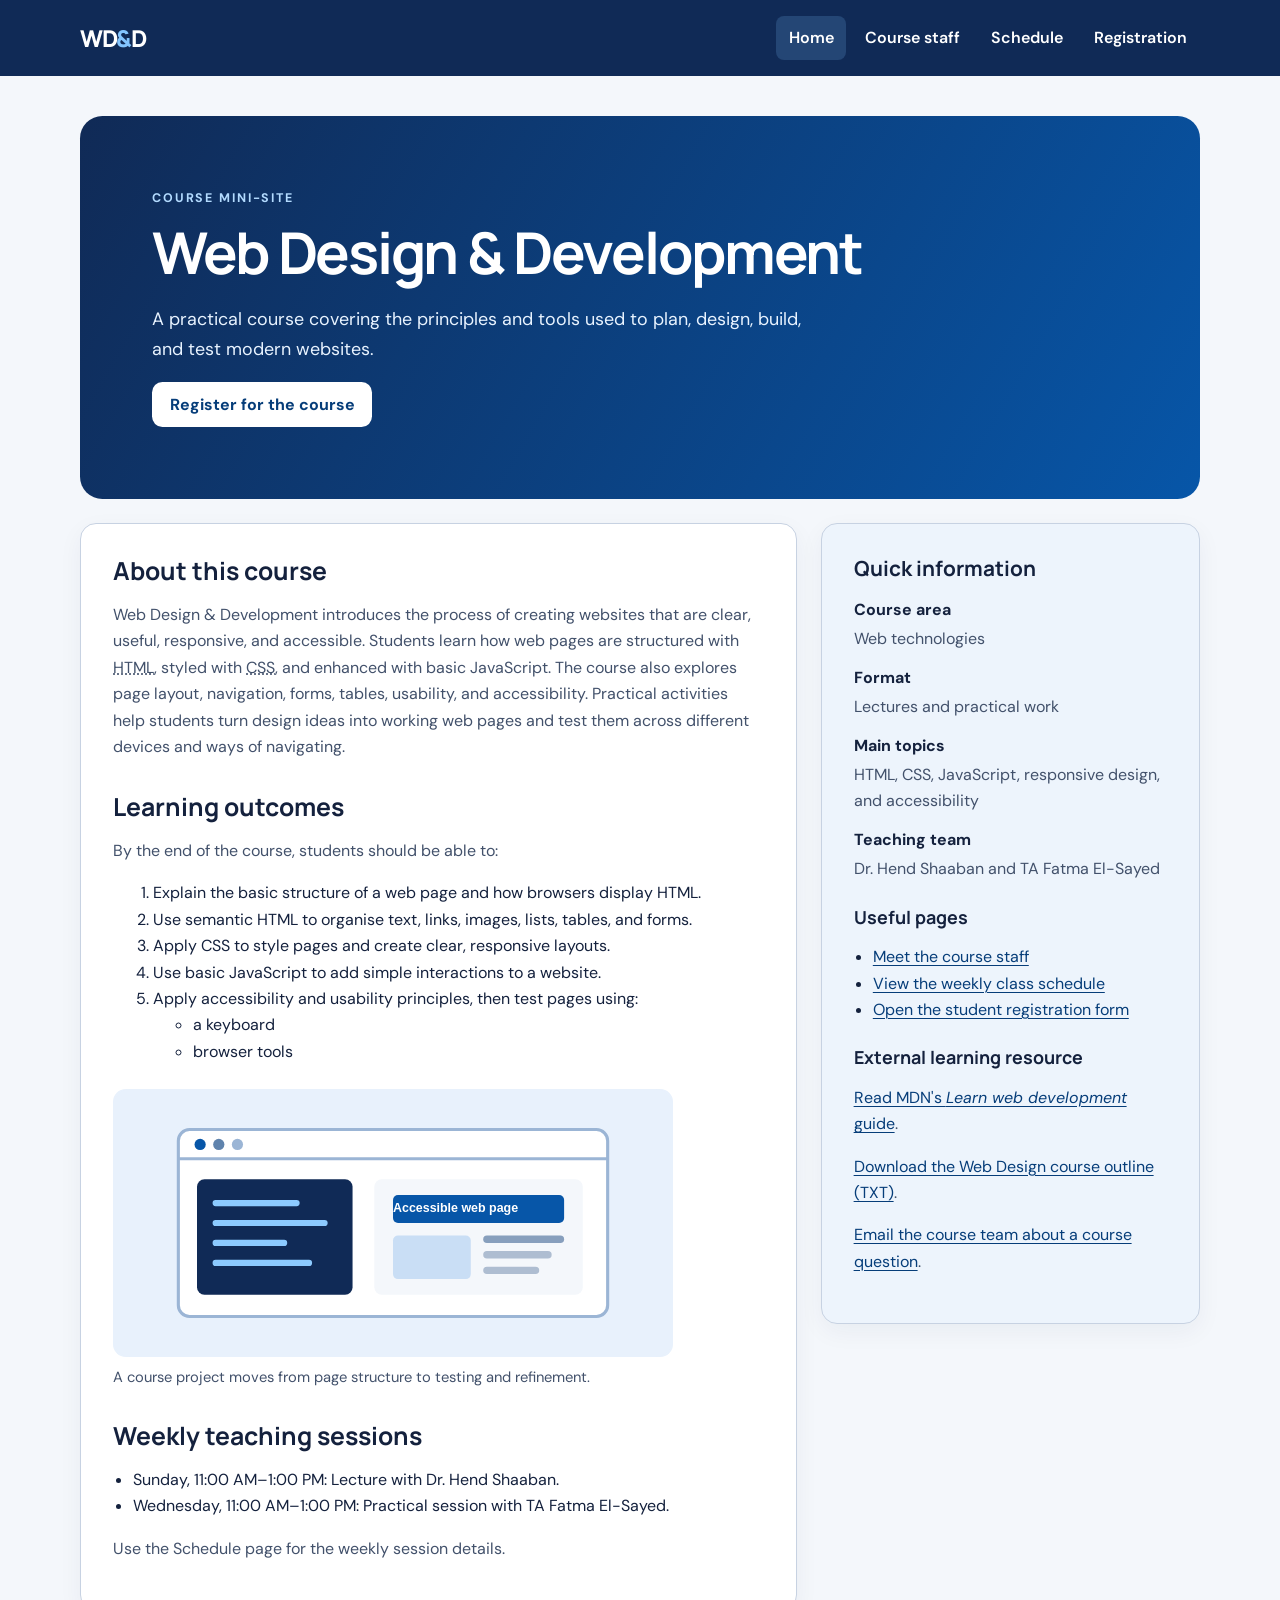
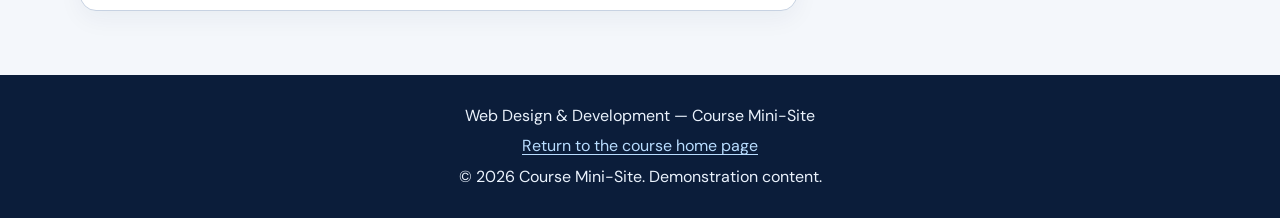
<file: index.html>
<!doctype html>
<html lang="en">
<head>
  <meta charset="utf-8">
  <meta name="viewport" content="width=device-width, initial-scale=1">
  <meta name="description" content="Course information, learning outcomes, and resources for Web Design and Development.">
  <title>Course Home | Web Design &amp; Development</title>
  <link rel="icon" href="assets/course-illustration.svg" type="image/svg+xml">
  <link rel="stylesheet" href="styles.css">
  <script src="script.js" defer></script>
</head>
<body>
  <a class="skip-link" href="#main-content">Skip to main content</a>
  <header class="site-header">
    <div class="header-inner">
      <a class="brand" href="index.html" aria-label="Web Design and Development course home">WD<span>&amp;</span>D</a>
      <nav aria-label="Main navigation">
        <ul class="nav-list">
          <li><a href="index.html" aria-current="page">Home</a></li>
          <li><a href="staff.html">Course staff</a></li>
          <li><a href="schedule.html">Schedule</a></li>
          <li><a href="register.html">Registration</a></li>
        </ul>
      </nav>
    </div>
  </header>

  <main id="main-content" class="page-shell" tabindex="-1">
    <section class="hero" aria-labelledby="page-title">
      <p class="eyebrow">COURSE MINI-SITE</p>
      <h1 id="page-title">Web Design &amp; Development</h1>
      <p class="lead">A practical course covering the principles and tools used to plan, design, build, and test modern websites.</p>
      <a class="button-link" href="register.html">Register for the course</a>
    </section>

    <div class="content-grid">
      <article class="content-card">
        <h2>About this course</h2>
        <p>Web Design &amp; Development introduces the process of creating websites that are clear, useful, responsive, and accessible. Students learn how web pages are structured with <abbr title="HyperText Markup Language">HTML</abbr>, styled with <abbr title="Cascading Style Sheets">CSS</abbr>, and enhanced with basic JavaScript. The course also explores page layout, navigation, forms, tables, usability, and accessibility. Practical activities help students turn design ideas into working web pages and test them across different devices and ways of navigating.</p>

        <h2>Learning outcomes</h2>
        <p>By the end of the course, students should be able to:</p>
        <ol>
          <li>Explain the basic structure of a web page and how browsers display HTML.</li>
          <li>Use semantic HTML to organise text, links, images, lists, tables, and forms.</li>
          <li>Apply CSS to style pages and create clear, responsive layouts.</li>
          <li>Use basic JavaScript to add simple interactions to a website.</li>
          <li>Apply accessibility and usability principles, then test pages using:
            <ul>
              <li>a keyboard</li>
              <li>browser tools</li>
            </ul>
          </li>
        </ol>

        <figure class="course-figure">
          <img src="assets/course-illustration.svg" alt="Illustration of a browser window containing HTML code brackets and a webpage layout.">
          <figcaption>A course project moves from page structure to testing and refinement.</figcaption>
        </figure>

        <h2>Weekly teaching sessions</h2>
        <ul class="date-list">
          <li>Sunday, <time datetime="11:00">11:00 AM</time>–<time datetime="13:00">1:00 PM</time>: Lecture with Dr. Hend Shaaban.</li>
          <li>Wednesday, <time datetime="11:00">11:00 AM</time>–<time datetime="13:00">1:00 PM</time>: Practical session with TA Fatma El-Sayed.</li>
        </ul>
        <p>Use the Schedule page for the weekly session details.</p>
      </article>

      <aside class="sidebar" aria-labelledby="quick-info-title">
        <h2 id="quick-info-title">Quick information</h2>
        <dl>
          <dt>Course area</dt><dd>Web technologies</dd>
          <dt>Format</dt><dd>Lectures and practical work</dd>
          <dt>Main topics</dt><dd>HTML, CSS, JavaScript, responsive design, and accessibility</dd>
          <dt>Teaching team</dt><dd>Dr. Hend Shaaban and TA Fatma El-Sayed</dd>
        </dl>
        <h3>Useful pages</h3>
        <ul>
          <li><a href="staff.html">Meet the course staff</a></li>
          <li><a href="schedule.html">View the weekly class schedule</a></li>
          <li><a href="register.html">Open the student registration form</a></li>
        </ul>
        <h3>External learning resource</h3>
        <p><a href="https://developer.mozilla.org/en-US/docs/Learn" target="_blank" rel="noopener noreferrer">Read MDN's <cite>Learn web development</cite> guide</a>.</p>
        <p><a href="assets/course-outline.txt" download>Download the Web Design course outline (TXT)</a>.</p>
        <p><a href="mailto:course@example.edu?subject=Web%20Design%20Course%20Question">Email the course team about a course question</a>.</p>
      </aside>
    </div>
  </main>

  <footer class="site-footer">
    <p>Web Design &amp; Development — Course Mini-Site</p>
    <p><a href="index.html#main-content">Return to the course home page</a></p>
    <p>&copy; <time datetime="2026">2026</time> Course Mini-Site. Demonstration content.</p>
  </footer>
</body>
</html>
</file>
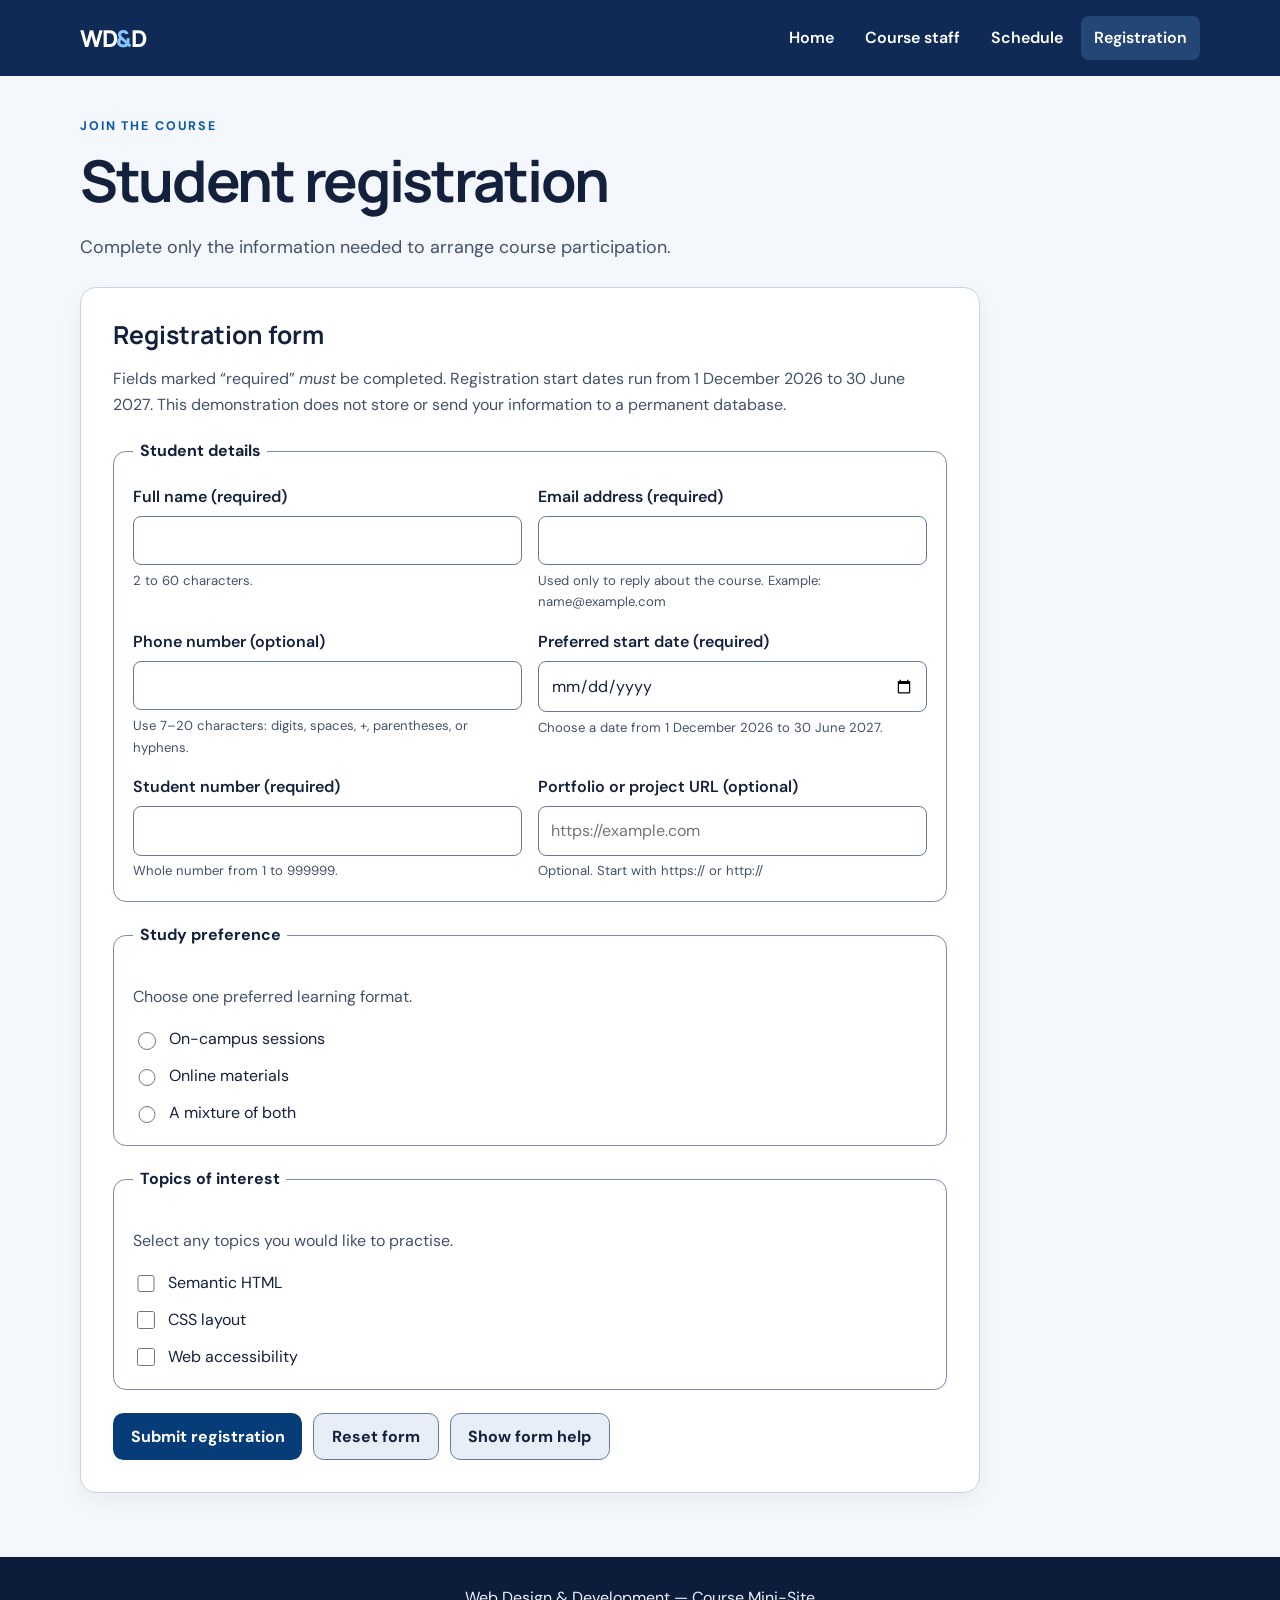
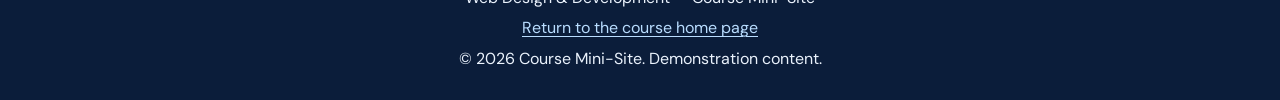
<file: register.html>
<!doctype html>
<html lang="en">
<head>
  <meta charset="utf-8">
  <meta name="viewport" content="width=device-width, initial-scale=1">
  <meta name="description" content="Demonstration registration form for the Web Design and Development course.">
  <title>Registration | Web Design &amp; Development</title>
  <link rel="icon" href="assets/course-illustration.svg" type="image/svg+xml">
  <link rel="stylesheet" href="styles.css">
  <script src="script.js" defer></script>
</head>
<body>
  <a class="skip-link" href="#main-content">Skip to main content</a>
  <header class="site-header">
    <div class="header-inner">
      <a class="brand" href="index.html" aria-label="Web Design and Development course home">WD<span>&amp;</span>D</a>
      <nav aria-label="Main navigation">
        <ul class="nav-list">
          <li><a href="index.html">Home</a></li>
          <li><a href="staff.html">Course staff</a></li>
          <li><a href="schedule.html">Schedule</a></li>
          <li><a href="register.html" aria-current="page">Registration</a></li>
        </ul>
      </nav>
    </div>
  </header>

  <main id="main-content" class="page-shell" tabindex="-1">
    <section class="page-intro">
      <p class="eyebrow">JOIN THE COURSE</p>
      <h1>Student registration</h1>
      <p class="lead">Complete only the information needed to arrange course participation.</p>
    </section>

    <section class="content-card form-card" aria-labelledby="form-heading">
      <h2 id="form-heading">Registration form</h2>
      <p>Fields marked “required” <em>must</em> be completed. Registration start dates run from <time datetime="2026-12-01">1 December 2026</time> to <time datetime="2027-06-30">30 June 2027</time>. This demonstration does not store or send your information to a permanent database.</p>

      <form id="registration-form" action="/submit" method="post">
        <fieldset>
          <legend>Student details</legend>
          <div class="form-grid">
            <div class="field">
              <label for="student-name">Full name (required)</label>
              <input id="student-name" name="student_name" type="text" autocomplete="name" minlength="2" maxlength="60" aria-describedby="name-help" required>
              <small id="name-help">2 to 60 characters.</small>
            </div>
            <div class="field">
              <label for="student-email">Email address (required)</label>
              <input id="student-email" name="email" type="email" autocomplete="email" maxlength="100" aria-describedby="email-help" required>
              <small id="email-help">Used only to reply about the course. Example: name@example.com</small>
            </div>
            <div class="field">
              <label for="student-phone">Phone number (optional)</label>
              <input id="student-phone" name="phone" type="tel" autocomplete="tel" pattern="[0-9+\(\) \-]{7,20}" aria-describedby="phone-help">
              <small id="phone-help">Use 7–20 characters: digits, spaces, +, parentheses, or hyphens.</small>
            </div>
            <div class="field">
              <label for="start-date">Preferred start date (required)</label>
              <input id="start-date" name="start_date" type="date" min="2026-12-01" max="2027-06-30" aria-describedby="date-help" required>
              <small id="date-help">Choose a date from 1 December 2026 to 30 June 2027.</small>
            </div>
            <div class="field">
              <label for="student-number">Student number (required)</label>
              <input id="student-number" name="student_number" type="number" min="1" max="999999" step="1" aria-describedby="number-help" required>
              <small id="number-help">Whole number from 1 to 999999.</small>
            </div>
            <div class="field">
              <label for="portfolio-url">Portfolio or project URL (optional)</label>
              <input id="portfolio-url" name="portfolio_url" type="url" placeholder="https://example.com" aria-describedby="url-help">
              <small id="url-help">Optional. Start with https:// or http://</small>
            </div>
          </div>
        </fieldset>

        <fieldset>
          <legend>Study preference</legend>
          <p class="fieldset-hint">Choose one preferred learning format.</p>
          <div class="choice-list">
            <div class="choice"><input id="fmt-on-campus" type="radio" name="study_format" value="on-campus" required><label for="fmt-on-campus">On-campus sessions</label></div>
            <div class="choice"><input id="fmt-online" type="radio" name="study_format" value="online"><label for="fmt-online">Online materials</label></div>
            <div class="choice"><input id="fmt-mixed" type="radio" name="study_format" value="mixed"><label for="fmt-mixed">A mixture of both</label></div>
          </div>
        </fieldset>

        <fieldset>
          <legend>Topics of interest</legend>
          <p class="fieldset-hint">Select any topics you would like to practise.</p>
          <div class="choice-list">
            <div class="choice"><input id="topic-html" type="checkbox" name="topic_html" value="yes"><label for="topic-html">Semantic HTML</label></div>
            <div class="choice"><input id="topic-css" type="checkbox" name="topic_css" value="yes"><label for="topic-css">CSS layout</label></div>
            <div class="choice"><input id="topic-accessibility" type="checkbox" name="topic_accessibility" value="yes"><label for="topic-accessibility">Web accessibility</label></div>
          </div>
        </fieldset>

        <div class="form-actions">
          <button class="primary-button" type="submit">Submit registration</button>
          <button class="secondary-button" type="reset">Reset form</button>
          <button class="secondary-button" type="button" id="help-button">Show form help</button>
        </div>
        <p id="form-help" class="status-message" hidden>Complete the required fields, choose one study preference, and check that your email address is valid.</p>
        <p id="form-status" class="status-message" role="status" aria-live="polite"></p>
      </form>
    </section>
  </main>

  <footer class="site-footer">
    <p>Web Design &amp; Development — Course Mini-Site</p>
    <p><a href="index.html#main-content">Return to the course home page</a></p>
    <p>&copy; <time datetime="2026">2026</time> Course Mini-Site. Demonstration content.</p>
  </footer>
</body>
</html>
</file>
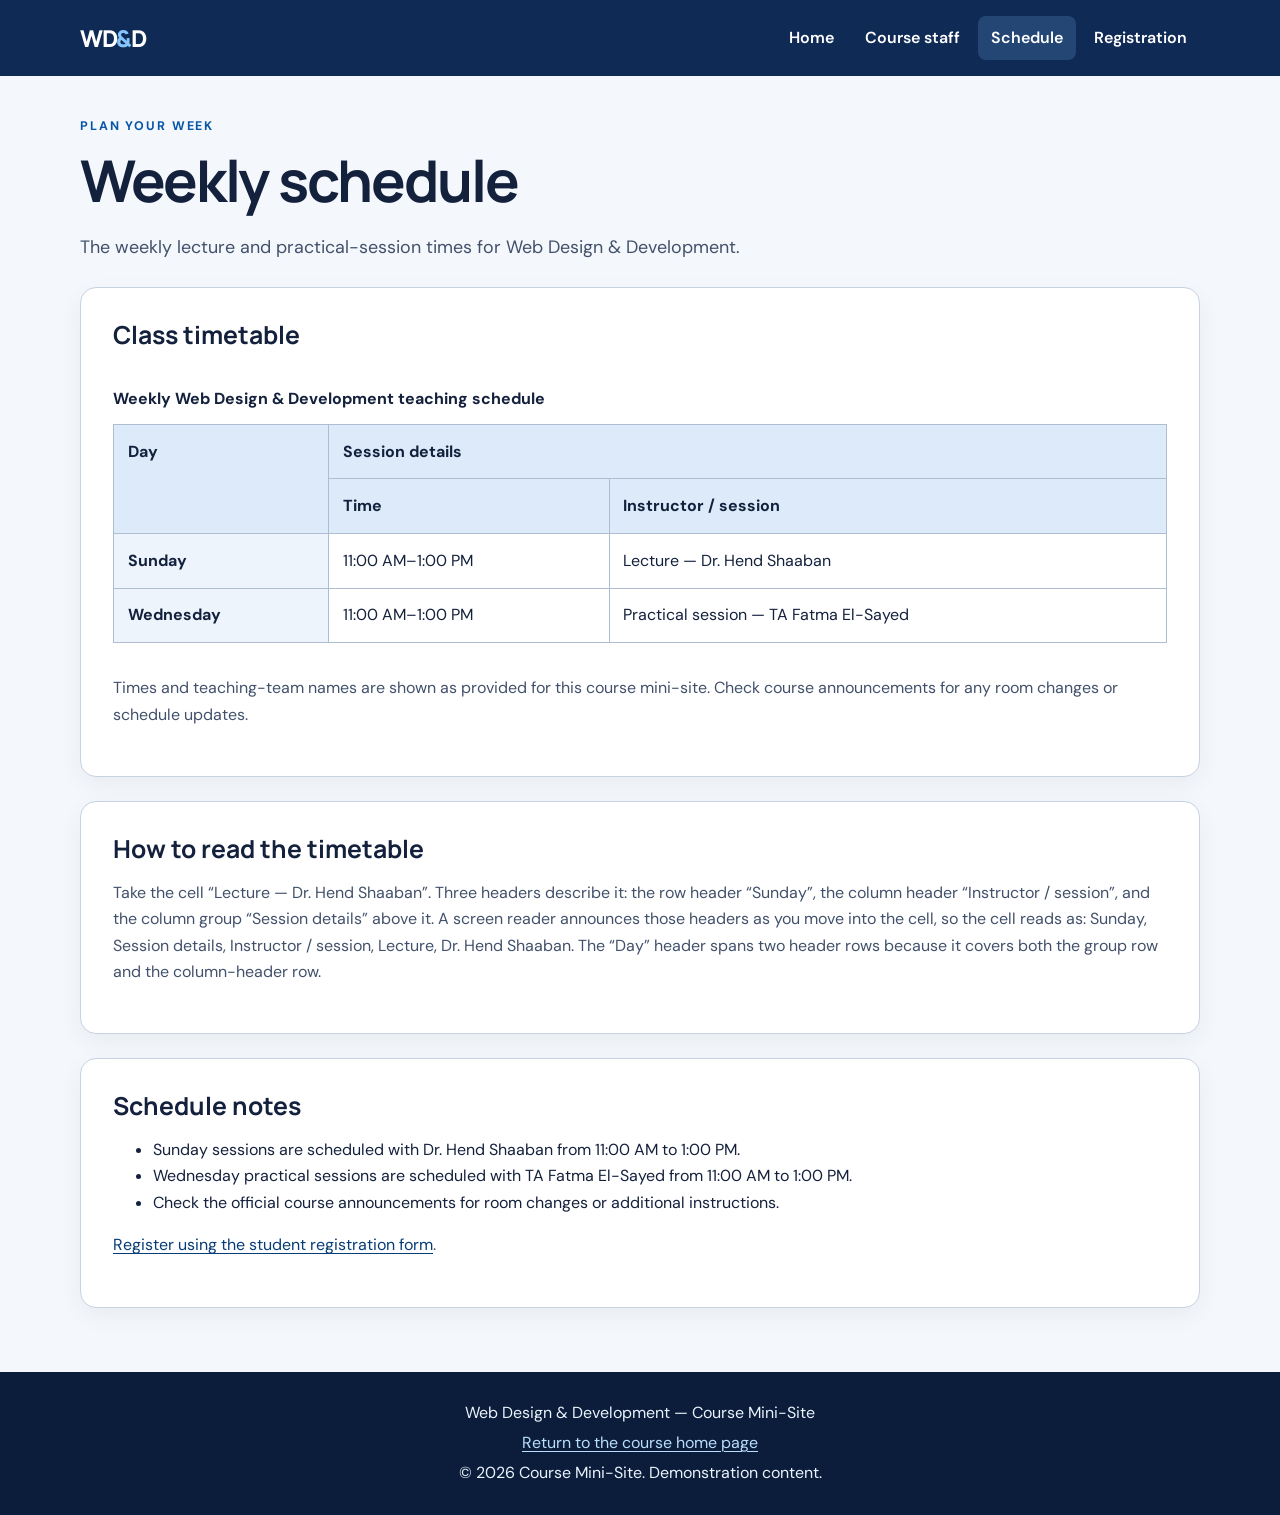
<file: schedule.html>
<!doctype html>
<html lang="en">
<head>
  <meta charset="utf-8">
  <meta name="viewport" content="width=device-width, initial-scale=1">
  <meta name="description" content="Weekly lecture and practical schedule for Web Design and Development.">
  <title>Schedule | Web Design &amp; Development</title>
  <link rel="icon" href="assets/course-illustration.svg" type="image/svg+xml">
  <link rel="stylesheet" href="styles.css">
  <script src="script.js" defer></script>
</head>
<body>
  <a class="skip-link" href="#main-content">Skip to main content</a>
  <header class="site-header">
    <div class="header-inner">
      <a class="brand" href="index.html" aria-label="Web Design and Development course home">WD<span>&amp;</span>D</a>
      <nav aria-label="Main navigation">
        <ul class="nav-list">
          <li><a href="index.html">Home</a></li>
          <li><a href="staff.html">Course staff</a></li>
          <li><a href="schedule.html" aria-current="page">Schedule</a></li>
          <li><a href="register.html">Registration</a></li>
        </ul>
      </nav>
    </div>
  </header>

  <main id="main-content" class="page-shell" tabindex="-1">
    <section class="page-intro">
      <p class="eyebrow">PLAN YOUR WEEK</p>
      <h1>Weekly schedule</h1>
      <p class="lead">The weekly lecture and practical-session times for Web Design &amp; Development.</p>
    </section>

    <section class="content-card" aria-labelledby="timetable-heading">
      <h2 id="timetable-heading">Class timetable</h2>
      <div class="table-wrap" tabindex="0" role="region" aria-label="Weekly timetable, scrollable">
        <table>
          <caption>Weekly Web Design &amp; Development teaching schedule</caption>
          <colgroup>
            <col>
            <col span="2">
          </colgroup>
          <thead>
            <tr>
              <th scope="col" rowspan="2">Day</th>
              <th scope="colgroup" colspan="2">Session details</th>
            </tr>
            <tr>
              <th scope="col">Time</th>
              <th scope="col">Instructor / session</th>
            </tr>
          </thead>
          <tbody>
            <tr>
              <th scope="row">Sunday</th>
              <td><time datetime="11:00">11:00 AM</time>–<time datetime="13:00">1:00 PM</time></td>
              <td>Lecture — Dr. Hend Shaaban</td>
            </tr>
            <tr>
              <th scope="row">Wednesday</th>
              <td><time datetime="11:00">11:00 AM</time>–<time datetime="13:00">1:00 PM</time></td>
              <td>Practical session — TA Fatma El-Sayed</td>
            </tr>
          </tbody>
        </table>
      </div>
      <p class="note">Times and teaching-team names are shown as provided for this course mini-site. Check course announcements for any room changes or schedule updates.</p>
    </section>

    <section class="content-card" aria-labelledby="read-heading">
      <h2 id="read-heading">How to read the timetable</h2>
      <p>Take the cell “Lecture — Dr. Hend Shaaban”. Three headers describe it: the row header “Sunday”, the column header “Instructor / session”, and the column group “Session details” above it. A screen reader announces those headers as you move into the cell, so the cell reads as: Sunday, Session details, Instructor / session, Lecture, Dr. Hend Shaaban. The “Day” header spans two header rows because it covers both the group row and the column-header row.</p>
    </section>

    <section class="content-card">
      <h2>Schedule notes</h2>
      <ul>
        <li>Sunday sessions are scheduled with Dr. Hend Shaaban from <time datetime="11:00">11:00 AM</time> to <time datetime="13:00">1:00 PM</time>.</li>
        <li>Wednesday practical sessions are scheduled with TA Fatma El-Sayed from <time datetime="11:00">11:00 AM</time> to <time datetime="13:00">1:00 PM</time>.</li>
        <li>Check the official course announcements for room changes or additional instructions.</li>
      </ul>
      <p><a href="register.html">Register using the student registration form</a>.</p>
    </section>
  </main>

  <footer class="site-footer">
    <p>Web Design &amp; Development — Course Mini-Site</p>
    <p><a href="index.html#main-content">Return to the course home page</a></p>
    <p>&copy; <time datetime="2026">2026</time> Course Mini-Site. Demonstration content.</p>
  </footer>
</body>
</html>
</file>
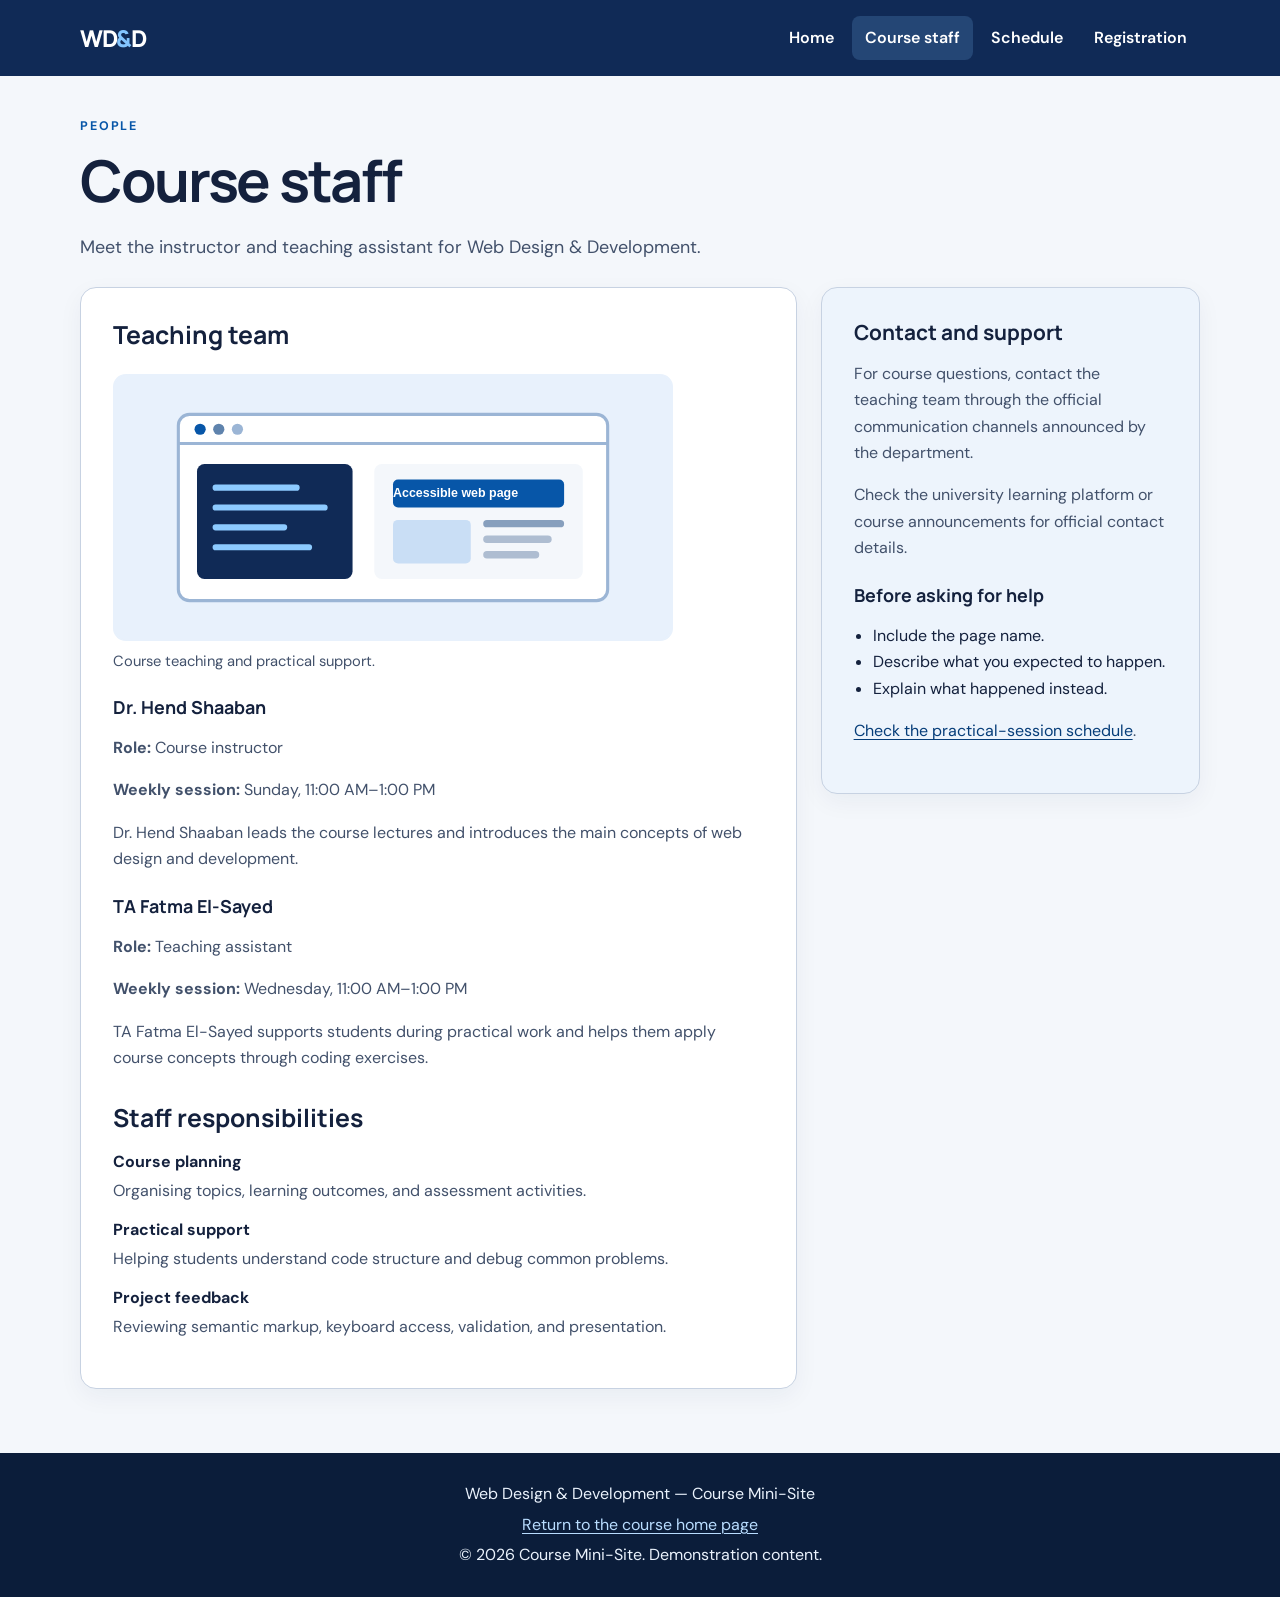
<file: staff.html>
<!doctype html>
<html lang="en">
<head>
  <meta charset="utf-8">
  <meta name="viewport" content="width=device-width, initial-scale=1">
  <meta name="description" content="Meet the teaching team for Web Design and Development.">
  <title>Course Staff | Web Design &amp; Development</title>
  <link rel="icon" href="assets/course-illustration.svg" type="image/svg+xml">
  <link rel="stylesheet" href="styles.css">
  <script src="script.js" defer></script>
</head>
<body>
  <a class="skip-link" href="#main-content">Skip to main content</a>
  <header class="site-header">
    <div class="header-inner">
      <a class="brand" href="index.html" aria-label="Web Design and Development course home">WD<span>&amp;</span>D</a>
      <nav aria-label="Main navigation">
        <ul class="nav-list">
          <li><a href="index.html">Home</a></li>
          <li><a href="staff.html" aria-current="page">Course staff</a></li>
          <li><a href="schedule.html">Schedule</a></li>
          <li><a href="register.html">Registration</a></li>
        </ul>
      </nav>
    </div>
  </header>

  <main id="main-content" class="page-shell" tabindex="-1">
    <section class="page-intro">
      <p class="eyebrow">PEOPLE</p>
      <h1>Course staff</h1>
      <p class="lead">Meet the instructor and teaching assistant for Web Design &amp; Development.</p>
    </section>

    <div class="content-grid">
      <article class="content-card">
        <h2>Teaching team</h2>
        <figure class="staff-figure">
          <img src="assets/course-illustration.svg" alt="">
          <figcaption>Course teaching and practical support.</figcaption>
        </figure>
        <h3>Dr. Hend Shaaban</h3>
        <p><strong>Role:</strong> Course instructor</p>
        <p><strong>Weekly session:</strong> Sunday, <time datetime="11:00">11:00 AM</time>–<time datetime="13:00">1:00 PM</time></p>
        <p>Dr. Hend Shaaban leads the course lectures and introduces the main concepts of web design and development.</p>

        <h3>TA Fatma El-Sayed</h3>
        <p><strong>Role:</strong> Teaching assistant</p>
        <p><strong>Weekly session:</strong> Wednesday, <time datetime="11:00">11:00 AM</time>–<time datetime="13:00">1:00 PM</time></p>
        <p>TA Fatma El-Sayed supports students during practical work and helps them apply course concepts through coding exercises.</p>

        <h2>Staff responsibilities</h2>
        <dl class="definition-list">
          <dt>Course planning</dt>
          <dd>Organising topics, learning outcomes, and assessment activities.</dd>
          <dt>Practical support</dt>
          <dd>Helping students understand code structure and debug common problems.</dd>
          <dt>Project feedback</dt>
          <dd>Reviewing semantic markup, keyboard access, validation, and presentation.</dd>
        </dl>
      </article>

      <aside class="sidebar" aria-labelledby="contact-title">
        <h2 id="contact-title">Contact and support</h2>
        <p>For course questions, contact the teaching team through the official communication channels announced by the department.</p>
        <p>Check the university learning platform or course announcements for official contact details.</p>
        <h3>Before asking for help</h3>
        <ul>
          <li>Include the page name.</li>
          <li>Describe what you expected to happen.</li>
          <li>Explain what happened instead.</li>
        </ul>
        <p><a href="schedule.html">Check the practical-session schedule</a>.</p>
      </aside>
    </div>
  </main>

  <footer class="site-footer">
    <p>Web Design &amp; Development — Course Mini-Site</p>
    <p><a href="index.html#main-content">Return to the course home page</a></p>
    <p>&copy; <time datetime="2026">2026</time> Course Mini-Site. Demonstration content.</p>
  </footer>
</body>
</html>
</file>
<file: styles.css>
@import url('https://fonts.googleapis.com/css2?family=DM+Sans:wght@400;500;600;700&family=Manrope:wght@600;700;800&display=swap');

:root {
  color-scheme: light;
  --ink: #14213d;
  --muted: #42516b;
  --paper: #f4f7fb;
  --surface: #ffffff;
  --line: #c7d2e2;
  --navy: #102a56;
  --blue: #0756a8;
  --blue-dark: #063d79;
  --pale: #e8f1fc;
  --focus: #ffbf47;
}

* { box-sizing: border-box; }
html { scroll-behavior: smooth; }
body {
  margin: 0;
  background: var(--paper);
  color: var(--ink);
  font-family: "DM Sans", Arial, sans-serif;
  font-size: 16px;
  line-height: 1.65;
}
a { color: var(--blue-dark); text-decoration-thickness: 1px; text-underline-offset: 3px; }
a:hover { text-decoration-thickness: 2px; }
a:focus-visible, button:focus-visible, input:focus-visible, .table-wrap:focus-visible {
  outline: 3px solid var(--navy);
  outline-offset: 3px;
  box-shadow: 0 0 0 3px var(--focus);
}
.skip-link {
  position: absolute; left: 1rem; top: -5rem; z-index: 10;
  background: #fff; color: var(--ink); padding: .75rem 1rem; border-radius: .5rem;
}
.skip-link:focus { top: 1rem; }
.site-header { background: var(--navy); color: #fff; }
.header-inner {
  width: min(1120px, calc(100% - 2rem)); margin: auto;
  min-height: 76px; display: flex; align-items: center; justify-content: space-between; gap: 1.5rem;
}
.brand { color: #fff; font: 800 1.45rem Manrope, sans-serif; text-decoration: none; letter-spacing: -.06em; }
.brand span { color: #83c5ff; }
.nav-list { display: flex; flex-wrap: wrap; gap: .35rem; list-style: none; margin: 0; padding: 0; }
.nav-list a {
  display: inline-block; color: #fff; text-decoration: none;
  padding: .55rem .8rem; border-radius: .5rem; font-weight: 600;
}
.nav-list a:hover, .nav-list a[aria-current="page"] { background: #244675; }
.page-shell:focus { outline: none; }
.page-shell { width: min(1120px, calc(100% - 2rem)); margin: 2.5rem auto 4rem; }
.hero {
  padding: clamp(2rem, 6vw, 4.5rem); border-radius: 1.4rem;
  color: #fff; background: linear-gradient(120deg, #102a56, #0756a8);
  margin-bottom: 1.5rem;
}
.eyebrow { color: #b3dbff; font-size: .78rem; font-weight: 700; letter-spacing: .15em; margin: 0 0 .6rem; }
h1, h2, h3 { font-family: Manrope, "DM Sans", sans-serif; line-height: 1.2; }
h1 { font-size: clamp(2.2rem, 5vw, 3.6rem); margin: 0 0 1rem; letter-spacing: -.04em; }
h2 { font-size: 1.55rem; margin: 0 0 1rem; }
h3 { font-size: 1.12rem; margin: 1.5rem 0 .55rem; }
.hero .lead { max-width: 650px; color: #e8f3ff; }
.lead { color: var(--muted); font-size: 1.12rem; max-width: 760px; }
.button-link, .primary-button, .secondary-button {
  display: inline-block; border: 0; border-radius: .65rem; padding: .75rem 1.1rem;
  font: 700 1rem "DM Sans", sans-serif; cursor: pointer; text-decoration: none;
}
.button-link, .primary-button { background: #fff; color: var(--blue-dark); }
.button-link:hover { background: #e8f1fc; }
.primary-button { background: var(--blue-dark); color: #fff; }
.primary-button:hover { background: #102a56; }
.secondary-button { background: #e8eef7; color: var(--ink); border: 1px solid #66789a; }
.secondary-button:hover { background: #dce7f5; }
.content-grid { display: grid; grid-template-columns: minmax(0, 1.7fr) minmax(250px, .9fr); gap: 1.5rem; align-items: start; }
.content-card, .sidebar {
  background: var(--surface); border: 1px solid var(--line); border-radius: 1rem;
  padding: clamp(1.25rem, 3vw, 2rem); box-shadow: 0 8px 24px rgba(16,42,86,.05);
}
.content-card + .content-card { margin-top: 1.5rem; }
.content-card p, .sidebar p { color: var(--muted); }
.content-card h2:not(:first-child) { margin-top: 2rem; }
.sidebar { background: #edf4fc; }
.sidebar h2 { font-size: 1.3rem; }
.sidebar dt, .definition-list dt { font-weight: 700; margin-top: .8rem; }
.sidebar dd, .definition-list dd { margin: .15rem 0 0; color: var(--muted); }
.sidebar ul { padding-left: 1.2rem; }
.course-figure, .staff-figure { margin: 1.5rem 0; }
.course-figure img, .staff-figure img { display: block; width: 100%; max-width: 560px; border-radius: .8rem; background: #e8f1fc; }
figcaption { margin-top: .5rem; color: var(--muted); font-size: .92rem; }
.date-list { padding-left: 1.25rem; }
.page-intro { margin-bottom: 1.5rem; }
.page-intro .eyebrow { color: var(--blue); }
.table-wrap { overflow-x: auto; }
table { width: 100%; border-collapse: collapse; min-width: 680px; margin: .5rem 0 1rem; }
caption { text-align: left; font-weight: 700; color: var(--ink); padding: .75rem 0; }
th, td { border: 1px solid #aebdd1; padding: .85rem; text-align: left; vertical-align: top; }
thead th { background: #dceafa; color: #14213d; }
tbody th { background: #edf4fc; }
tfoot th, tfoot td { background: #e8eef7; font-weight: 700; }
.note, .fieldset-hint, small { color: var(--muted); }
.form-card { max-width: 900px; }
fieldset { border: 1px solid #7a8bab; border-radius: .8rem; padding: 1.2rem; margin: 1.25rem 0; }
legend { font-weight: 700; padding: 0 .4rem; }
.form-grid { display: grid; grid-template-columns: repeat(2, minmax(0, 1fr)); gap: 1rem; }
.field label { display: block; font-weight: 600; margin-bottom: .35rem; }
.field input {
  width: 100%; min-height: 46px; border: 1px solid #66789a; border-radius: .5rem;
  padding: .65rem .75rem; background: #fff; color: var(--ink); font: inherit;
}
.field small { display: block; margin-top: .3rem; font-size: .82rem; }
.choice-list { display: grid; gap: .65rem; }
.choice { display: flex; gap: .65rem; align-items: center; }
.choice-list input { width: 1.1rem; height: 1.1rem; accent-color: var(--blue-dark); }
.form-actions { display: flex; flex-wrap: wrap; gap: .7rem; margin-top: 1.4rem; }

.status-message:empty { display: none; }
.status-message { margin-top: 1rem; padding: .8rem 1rem; border-radius: .6rem; background: var(--pale); color: var(--ink); }
.site-footer { background: #0b1d3a; color: #eaf2fc; padding: 1.5rem 1rem; text-align: center; }
.site-footer p { margin: .25rem; }
.site-footer a { color: #b9ddff; }
@media (max-width: 760px) {
  .header-inner { align-items: flex-start; flex-direction: column; padding: 1rem 0; gap: .7rem; }
  .nav-list { gap: .15rem; }
  .nav-list a { padding: .45rem .55rem; font-size: .92rem; }
  .content-grid { grid-template-columns: 1fr; }
}
@media (max-width: 520px) {
  .form-grid { grid-template-columns: 1fr; }
  .page-shell { margin-top: 1.25rem; }
}
</file>
